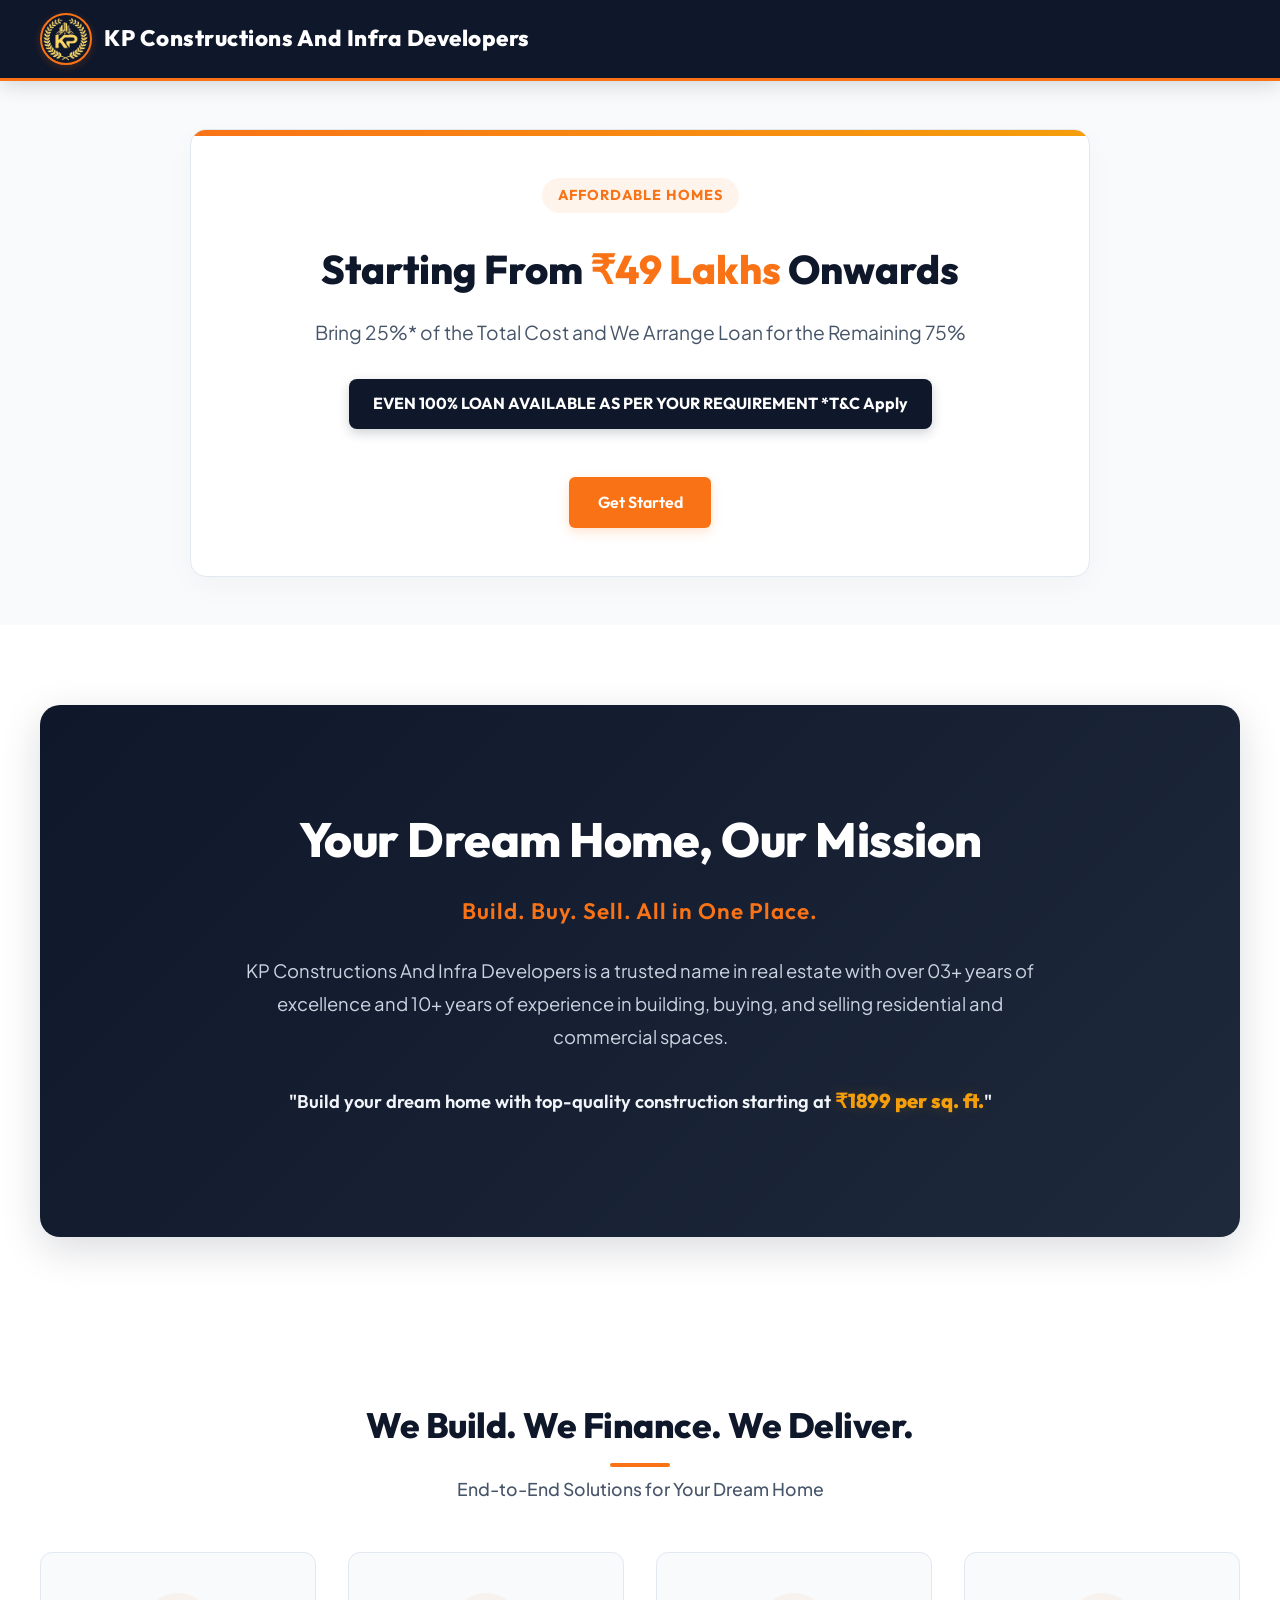
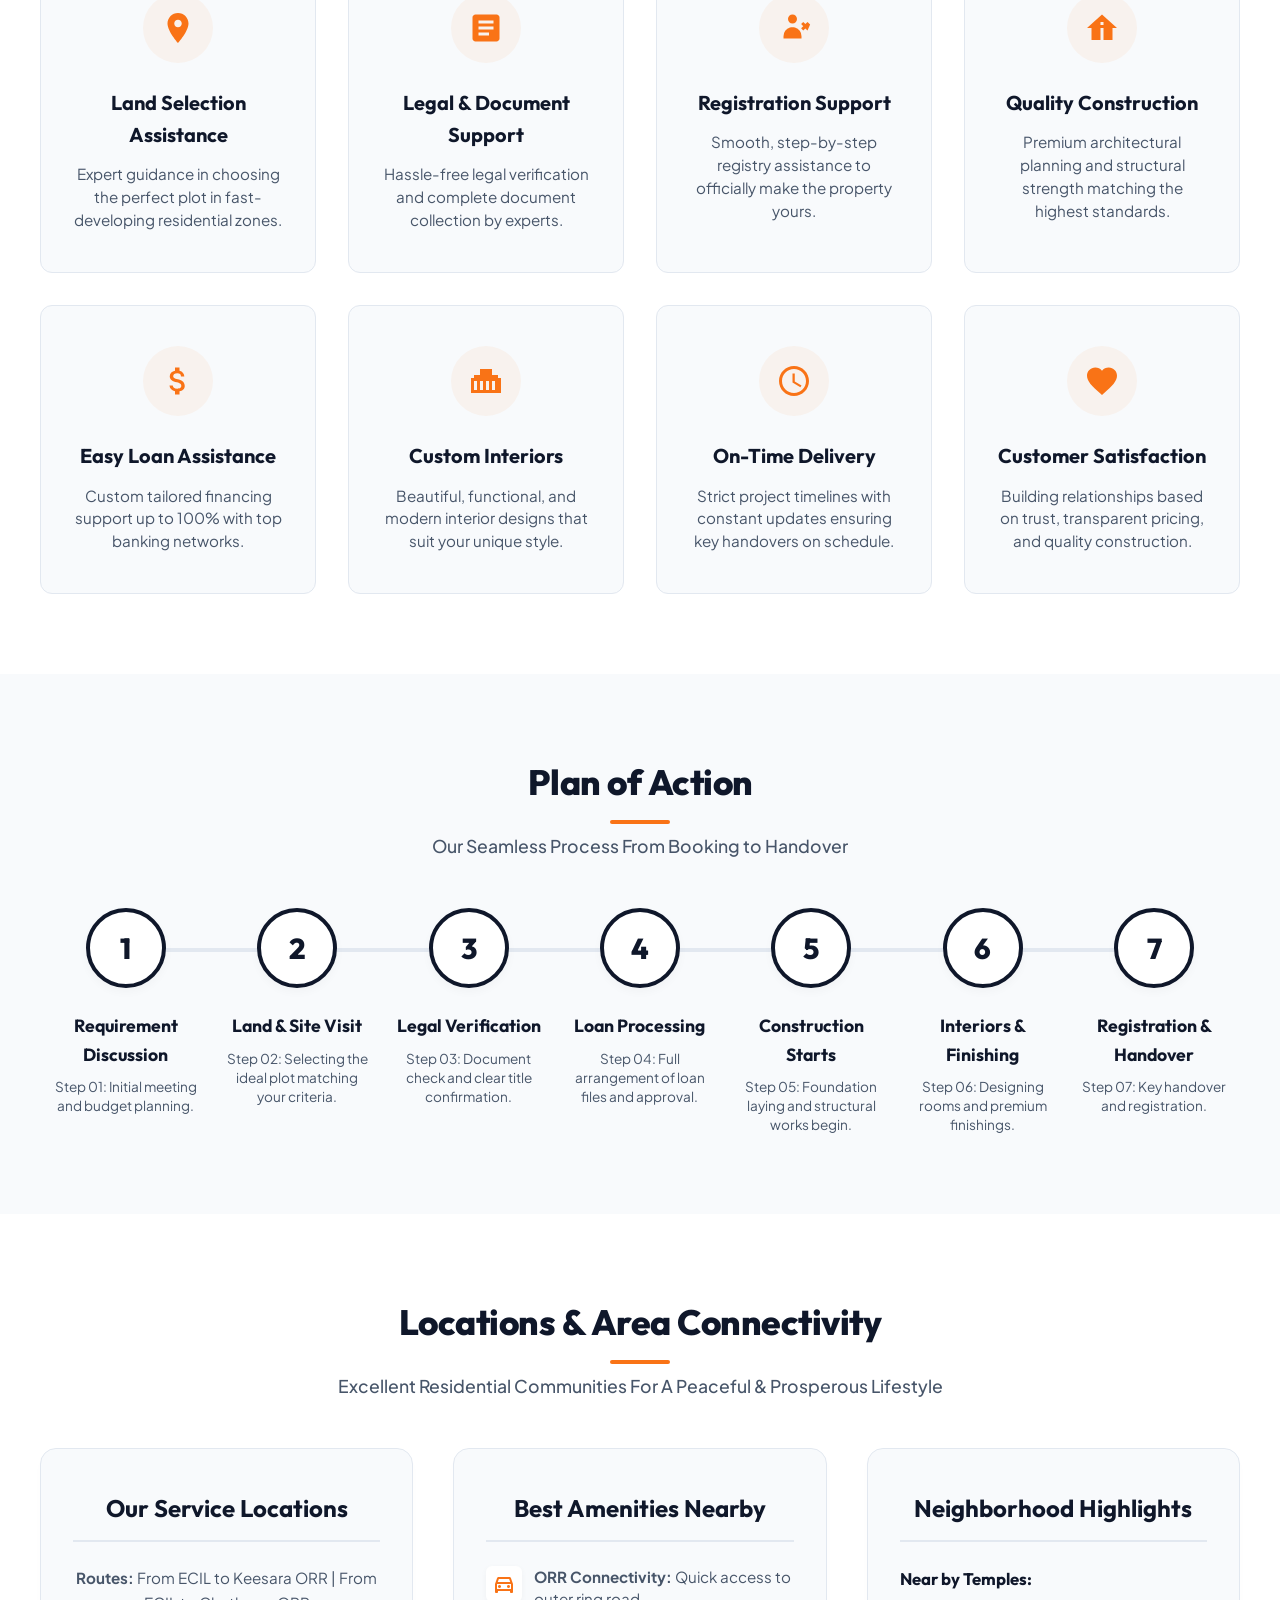
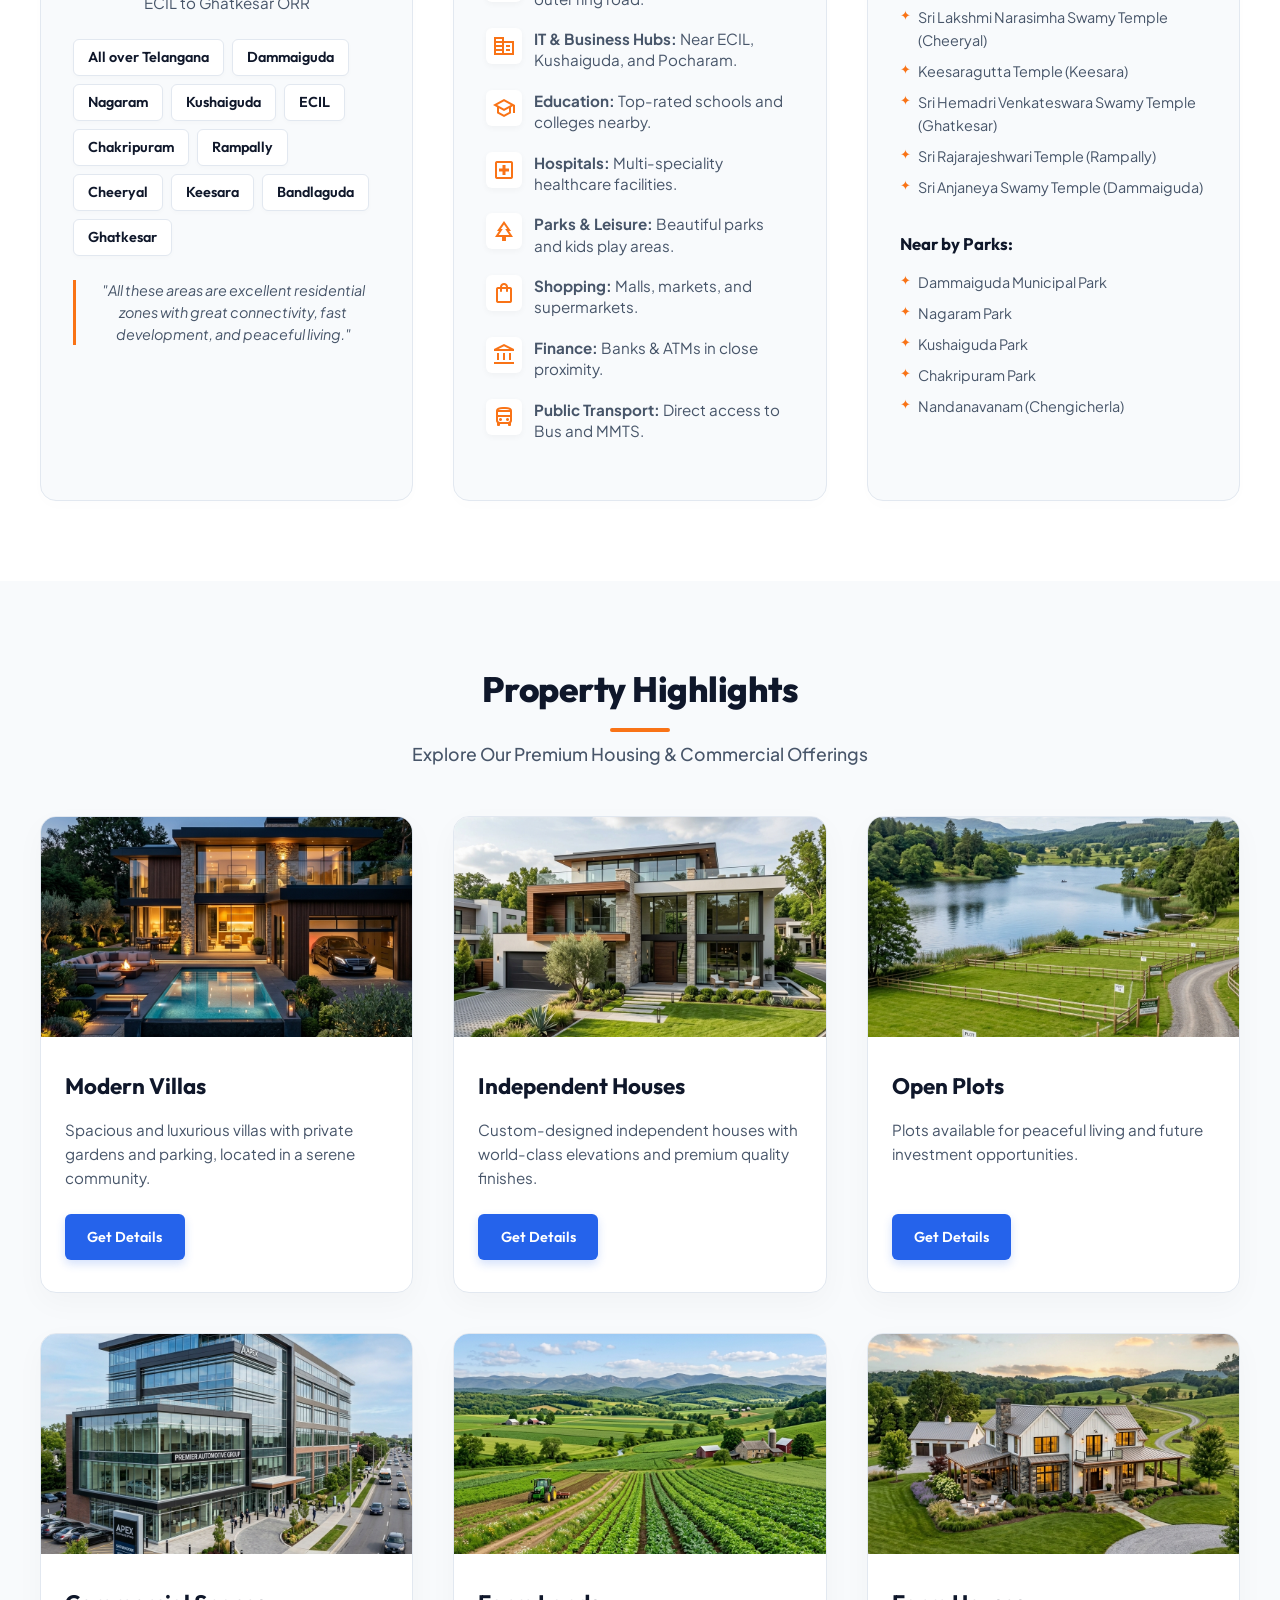
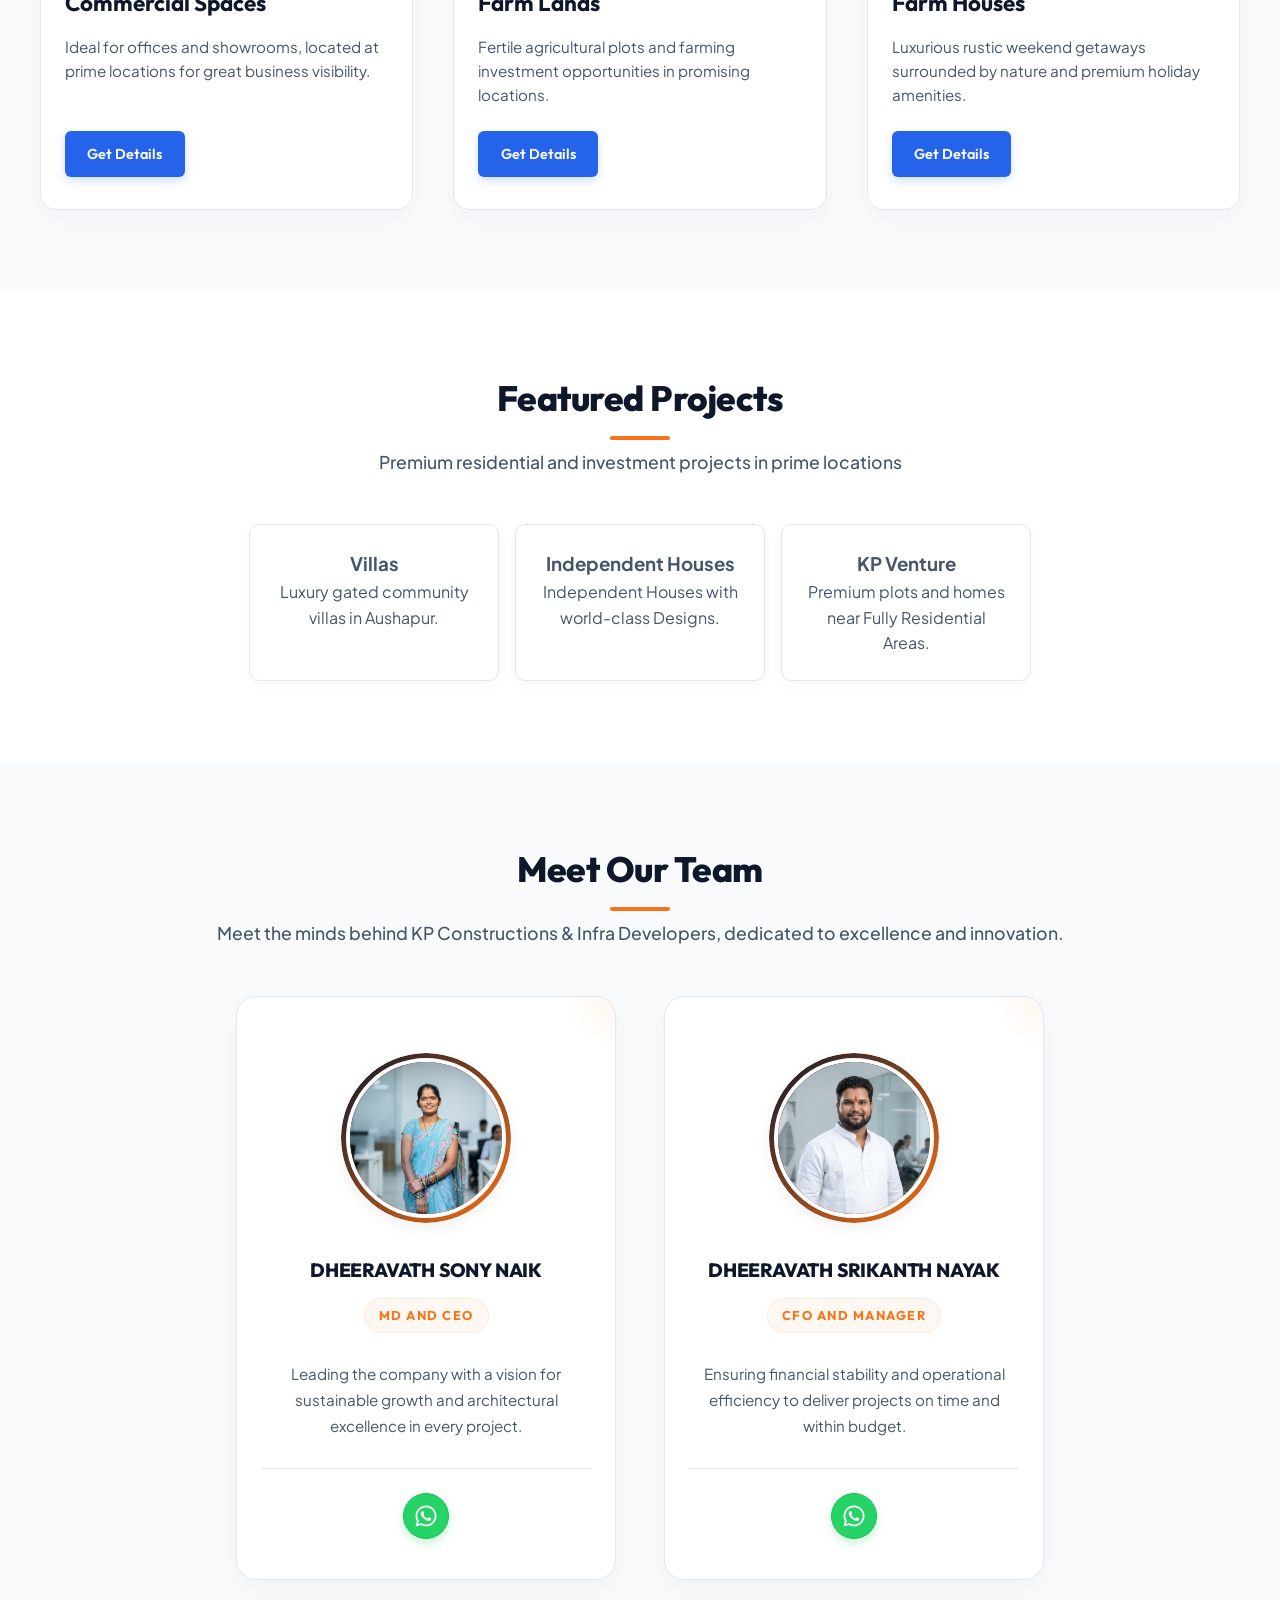
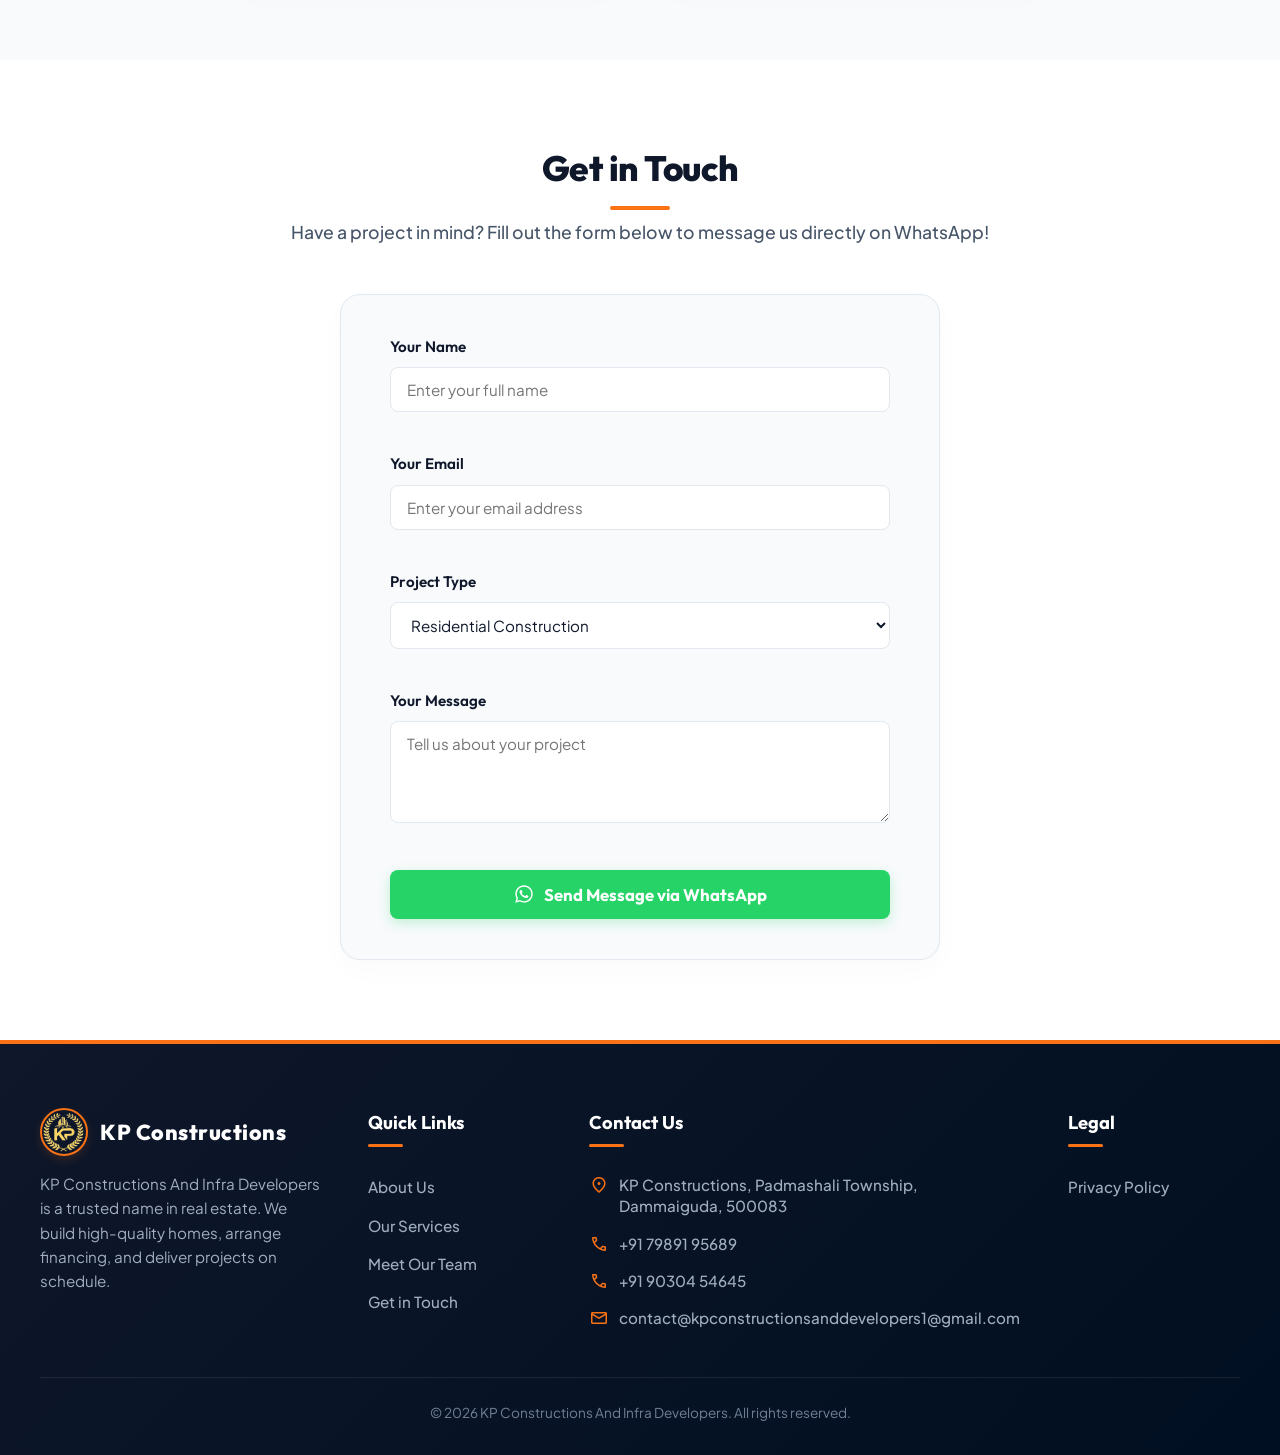
<file: index.html>
<!DOCTYPE html>
<html lang="en">
<head>
  <meta charset="UTF-8" />
  <meta name="viewport" content="width=device-width, initial-scale=1.0"/>
  <title>KP Constructions And Infra Developers</title>
  <link rel="stylesheet" href="styles.css"/>
  <script defer src="script.js"></script>
  <link rel="shortcut icon" href="./images/kplogo.png" type="image/x-icon">
  <link href="https://fonts.googleapis.com/css2?family=Outfit:wght@300;400;500;600;700;800&family=Plus+Jakarta+Sans:wght@300;400;500;600;700;800&display=swap" rel="stylesheet">
  <link rel="stylesheet" href="https://fonts.googleapis.com/css2?family=Material+Symbols+Outlined:opsz,wght,FILL,GRAD@24,400,0,0" />
</head>
<body>
  
  <div id="mainContent">
    <header>
      <nav>
       <div class="logo-container">
             <img src="./images/kplogo.png" alt="KP Constructions Logo" class="logo-img" />
              <span class="logo-text">KP Constructions And Infra Developers</span>
        </div>
      </nav>
    </header>

    <!-- Pricing & Financing Banner -->
    <section id="pricing-finance">
      <div class="finance-container">
        <div class="pricing-card">
          <span class="pricing-badge">Affordable Homes</span>
          <h2>Starting From <span>₹49 Lakhs</span> Onwards</h2>
          <p class="pricing-subtext">Bring 25%* of the Total Cost and We Arrange Loan for the Remaining 75%</p>
          <div class="loan-badge">EVEN 100% LOAN AVAILABLE AS PER YOUR REQUIREMENT *T&C Apply</div>
          <div style="margin-top: 2rem;">
            <a href="javascript:void(0)" onclick="openWhatsApp()" class="btn">Get Started</a>
          </div>
        </div>
      </div>
    </section>

    <section id="hero"> 
      <div class="hero-content">
        <h1>Your Dream Home, Our Mission</h1>
        <p class="hero-tagline">Build. Buy. Sell. All in One Place.</p>
        <p class="hero-about">KP Constructions And Infra Developers is a trusted name in real estate with over 03+ years of excellence and 10+ years of experience in building, buying, and selling residential and commercial spaces.</p>
        <p id="ratecard">"Build your dream home with top-quality construction starting at <span class="highlight-sft">₹1899 per sq. ft.</span>"</p>
      </div>
    </section>

    <!-- Services / Core Pillars Grid -->
    <section id="services-highlights" class="animate">
      <div class="section-header">
        <h2>We Build. We Finance. We Deliver.</h2>
        <p class="section-subtitle">End-to-End Solutions for Your Dream Home</p>
      </div>
      <div class="services-grid">
        <!-- 1. Land Selection -->
        <div class="service-card">
          <div class="icon-container">
            <svg viewBox="0 0 24 24" width="36" height="36"><path fill="currentColor" d="M12 2C8.13 2 5 5.13 5 9c0 5.25 7 13 7 13s7-7.75 7-13c0-3.87-3.13-7-7-7zm0 9.5c-1.38 0-2.5-1.12-2.5-2.5s1.12-2.5 2.5-2.5 2.5 1.12 2.5 2.5-1.12 2.5-2.5 2.5z"/></svg>
          </div>
          <h3>Land Selection Assistance</h3>
          <p>Expert guidance in choosing the perfect plot in fast-developing residential zones.</p>
        </div>
        <!-- 2. Legal Verification -->
        <div class="service-card">
          <div class="icon-container">
            <svg viewBox="0 0 24 24" width="36" height="36"><path fill="currentColor" d="M19 3H5c-1.1 0-2 .9-2 2v14c0 1.1.9 2 2 2h14c1.1 0 2-.9 2-2V5c0-1.1-.9-2-2-2zm-5 14H7v-2h7v2zm3-4H7v-2h10v2zm0-4H7V7h10v2z"/></svg>
          </div>
          <h3>Legal & Document Support</h3>
          <p>Hassle-free legal verification and complete document collection by experts.</p>
        </div>
        <!-- 3. Registration -->
        <div class="service-card">
          <div class="icon-container">
            <svg viewBox="0 0 24 24" width="36" height="36"><path fill="currentColor" d="M12.65 11.66c-.56-.12-1.2-.2-1.66-.2-.56 0-1.2.08-1.66.2A5.86 5.86 0 0 0 5 17.5v1.5h12v-1.5a5.86 5.86 0 0 0-4.35-5.84zM11 9c1.66 0 3-1.34 3-3s-1.34-3-3-3-3 1.34-3 3 1.34 3 3 3zm11.76.7L21 8l-1.41 1.41L18.17 8l-1.41 1.41L18.17 10.83l-1.41 1.41L18.17 13.66l1.41-1.41 1.41 1.41z"/></svg>
          </div>
          <h3>Registration Support</h3>
          <p>Smooth, step-by-step registry assistance to officially make the property yours.</p>
        </div>
        <!-- 4. Construction -->
        <div class="service-card">
          <div class="icon-container">
            <svg viewBox="0 0 24 24" width="36" height="36"><path fill="currentColor" d="M12 3L2 12h3v8h6v-6h2v6h6v-8h3L12 3zm1 11h-2v-2h2v2zm0-4h-2V8h2v2z"/></svg>
          </div>
          <h3>Quality Construction</h3>
          <p>Premium architectural planning and structural strength matching the highest standards.</p>
        </div>
        <!-- 5. Financing & Loan -->
        <div class="service-card">
          <div class="icon-container">
            <svg viewBox="0 0 24 24" width="36" height="36"><path fill="currentColor" d="M11.8 10.9c-2.27-.59-3-1.2-3-2.15 0-1.09 1.01-1.85 2.7-1.85 1.78 0 2.44.85 2.5 2.1h2.21c-.07-1.72-1.12-3.3-3.21-3.81V3h-3v2.16c-1.94.42-3.5 1.68-3.5 3.61 0 2.31 1.91 3.46 4.7 4.13 2.5.6 3 1.48 3 2.41 0 .69-.49 1.79-2.7 1.79-2.06 0-2.87-.92-2.98-2.1h-2.2c.12 2.19 1.76 3.42 3.68 3.83V21h3v-2.15c1.95-.37 3.5-1.5 3.5-3.55 0-2.84-2.43-3.81-4.7-4.4z"/></svg>
          </div>
          <h3>Easy Loan Assistance</h3>
          <p>Custom tailored financing support up to 100% with top banking networks.</p>
        </div>
        <!-- 6. Custom Interiors -->
        <div class="service-card">
          <div class="icon-container">
            <svg viewBox="0 0 24 24" width="36" height="36"><path fill="currentColor" d="M20 10V8h-4V4H8v4H4v2H2v10h20V10h-2zM6 18H4v-6h2v6zm4 0H8v-6h2v6zm4 0h-2v-6h2v6zm4 0h-2v-6h2v6z"/></svg>
          </div>
          <h3>Custom Interiors</h3>
          <p>Beautiful, functional, and modern interior designs that suit your unique style.</p>
        </div>
        <!-- 7. On-Time Delivery -->
        <div class="service-card">
          <div class="icon-container">
            <svg viewBox="0 0 24 24" width="36" height="36"><path fill="currentColor" d="M11.99 2C6.47 2 2 6.48 2 12s4.47 10 9.99 10C17.52 22 22 17.52 22 12S17.52 2 11.99 2zM12 20c-4.42 0-8-3.58-8-8s3.58-8 8-8 8 3.58 8 8-3.58 8-8 8zm.5-13H11v6l5.25 3.15.75-1.23-4.5-2.67z"/></svg>
          </div>
          <h3>On-Time Delivery</h3>
          <p>Strict project timelines with constant updates ensuring key handovers on schedule.</p>
        </div>
        <!-- 8. Complete Support -->
        <div class="service-card">
          <div class="icon-container">
            <svg viewBox="0 0 24 24" width="36" height="36"><path fill="currentColor" d="M12 21.35l-1.45-1.32C5.4 15.36 2 12.28 2 8.5 2 5.42 4.42 3 7.5 3c1.74 0 3.41.81 4.5 2.09C13.09 3.81 14.76 3 16.5 3 19.58 3 22 5.42 22 8.5c0 3.78-3.4 6.86-8.55 11.54L12 21.35z"/></svg>
          </div>
          <h3>Customer Satisfaction</h3>
          <p>Building relationships based on trust, transparent pricing, and quality construction.</p>
        </div>
      </div>
    </section>

    <!-- Plan of Action -->
    <section id="plan-of-action" class="animate">
      <div class="section-header">
        <h2>Plan of Action</h2>
        <p class="section-subtitle">Our Seamless Process From Booking to Handover</p>
      </div>
      <div class="timeline-container">
        <div class="timeline-line"></div>
        <div class="timeline-steps">
          <div class="timeline-step">
            <div class="step-num">1</div>
            <h4>Requirement Discussion</h4>
            <p>Step 01: Initial meeting and budget planning.</p>
          </div>
          <div class="timeline-step">
            <div class="step-num">2</div>
            <h4>Land & Site Visit</h4>
            <p>Step 02: Selecting the ideal plot matching your criteria.</p>
          </div>
          <div class="timeline-step">
            <div class="step-num">3</div>
            <h4>Legal Verification</h4>
            <p>Step 03: Document check and clear title confirmation.</p>
          </div>
          <div class="timeline-step">
            <div class="step-num">4</div>
            <h4>Loan Processing</h4>
            <p>Step 04: Full arrangement of loan files and approval.</p>
          </div>
          <div class="timeline-step">
            <div class="step-num">5</div>
            <h4>Construction Starts</h4>
            <p>Step 05: Foundation laying and structural works begin.</p>
          </div>
          <div class="timeline-step">
            <div class="step-num">6</div>
            <h4>Interiors & Finishing</h4>
            <p>Step 06: Designing rooms and premium finishings.</p>
          </div>
          <div class="timeline-step">
            <div class="step-num">7</div>
            <h4>Registration & Handover</h4>
            <p>Step 07: Key handover and registration.</p>
          </div>
        </div>
      </div>
    </section>

    <!-- Neighborhood Guide & Locations -->
    <section id="neighborhood-guide" class="animate">
      <div class="section-header">
        <h2>Locations & Area Connectivity</h2>
        <p class="section-subtitle">Excellent Residential Communities For A Peaceful & Prosperous Lifestyle</p>
      </div>
      <div class="guide-grid">
        <!-- Service Locations -->
        <div class="guide-card">
          <h3>Our Service Locations</h3>
          <p class="guide-routes"><strong>Routes:</strong> From ECIL to Keesara ORR | From ECIL to Ghatkesar ORR</p>
          <div class="badge-list">
            <span class="location-badge">All over Telangana</span>
            <span class="location-badge">Dammaiguda</span>
            <span class="location-badge">Nagaram</span>
            <span class="location-badge">Kushaiguda</span>
            <span class="location-badge">ECIL</span>
            <span class="location-badge">Chakripuram</span>
            <span class="location-badge">Rampally</span>
            <span class="location-badge">Cheeryal</span>
            <span class="location-badge">Keesara</span>
            <span class="location-badge">Bandlaguda</span>
            <span class="location-badge">Ghatkesar</span>
          </div>
          <p class="guide-note">"All these areas are excellent residential zones with great connectivity, fast development, and peaceful living."</p>
        </div>

        <!-- Best Amenities Nearby -->
        <div class="guide-card">
          <h3>Best Amenities Nearby</h3>
          <ul class="amenities-list">
            <li>
              <span class="material-symbols-outlined amenity-icon">directions_car</span>
              <div>
                <strong>ORR Connectivity:</strong> Quick access to outer ring road.
              </div>
            </li>
            <li>
              <span class="material-symbols-outlined amenity-icon">corporate_fare</span>
              <div>
                <strong>IT & Business Hubs:</strong> Near ECIL, Kushaiguda, and Pocharam.
              </div>
            </li>
            <li>
              <span class="material-symbols-outlined amenity-icon">school</span>
              <div>
                <strong>Education:</strong> Top-rated schools and colleges nearby.
              </div>
            </li>
            <li>
              <span class="material-symbols-outlined amenity-icon">local_hospital</span>
              <div>
                <strong>Hospitals:</strong> Multi-speciality healthcare facilities.
              </div>
            </li>
            <li>
              <span class="material-symbols-outlined amenity-icon">park</span>
              <div>
                <strong>Parks & Leisure:</strong> Beautiful parks and kids play areas.
              </div>
            </li>
            <li>
              <span class="material-symbols-outlined amenity-icon">shopping_bag</span>
              <div>
                <strong>Shopping:</strong> Malls, markets, and supermarkets.
              </div>
            </li>
            <li>
              <span class="material-symbols-outlined amenity-icon">account_balance</span>
              <div>
                <strong>Finance:</strong> Banks & ATMs in close proximity.
              </div>
            </li>
            <li>
              <span class="material-symbols-outlined amenity-icon">directions_bus</span>
              <div>
                <strong>Public Transport:</strong> Direct access to Bus and MMTS.
              </div>
            </li>
          </ul>
        </div>

        <!-- Temples & Parks -->
        <div class="guide-card">
          <h3>Neighborhood Highlights</h3>
          <div class="highlights-subsections">
            <div class="highlights-block">
              <h4>Near by Temples:</h4>
              <ul>
                <li>Sri Lakshmi Narasimha Swamy Temple (Cheeryal)</li>
                <li>Keesaragutta Temple (Keesara)</li>
                <li>Sri Hemadri Venkateswara Swamy Temple (Ghatkesar)</li>
                <li>Sri Rajarajeshwari Temple (Rampally)</li>
                <li>Sri Anjaneya Swamy Temple (Dammaiguda)</li>
              </ul>
            </div>
            <div class="highlights-block">
              <h4>Near by Parks:</h4>
              <ul>
                <li>Dammaiguda Municipal Park</li>
                <li>Nagaram Park</li>
                <li>Kushaiguda Park</li>
                <li>Chakripuram Park</li>
                <li>Nandanavanam (Chengicherla)</li>
              </ul>
            </div>
          </div>
        </div>
      </div>
    </section>

    <section class="property-highlights">
      <div class="section-header">
        <h2>Property Highlights</h2>
        <p class="section-subtitle">Explore Our Premium Housing & Commercial Offerings</p>
      </div>
      <div class="property-grid">
        <div class="property-card-item">
          <div class="property-card-image">
            <img src="./images/villa.png" alt="Modern Villa">
          </div>
          <div class="property-card-info">
            <h3>Modern Villas</h3>
            <p>Spacious and luxurious villas with private gardens and parking, located in a serene community.</p>
            <a href="javascript:void(0)" onclick="openWhatsApp('Modern Villas')" class="property-card-btn">Get Details</a>
          </div>
        </div>

        <div class="property-card-item">
          <div class="property-card-image">
            <img src="./images/house.png" alt="Independent Houses">
          </div>
          <div class="property-card-info">
            <h3>Independent Houses</h3>
            <p>Custom-designed independent houses with world-class elevations and premium quality finishes.</p>
            <a href="javascript:void(0)" onclick="openWhatsApp('Independent Houses')" class="property-card-btn">Get Details</a>
          </div>
        </div>

        <div class="property-card-item">
          <div class="property-card-image">
            <img src="./images/plots.png" alt="Lakefront Plots">
          </div>
          <div class="property-card-info">
            <h3>Open Plots</h3>
            <p>Plots available for peaceful living and future investment opportunities.</p>
            <a href="javascript:void(0)" onclick="openWhatsApp('Open Plots')" class="property-card-btn">Get Details</a>
          </div>
        </div>

        <div class="property-card-item">
          <div class="property-card-image">
            <img src="./images/commercial.png" alt="Commercial Spaces">
          </div>
          <div class="property-card-info">
            <h3>Commercial Spaces</h3>
            <p>Ideal for offices and showrooms, located at prime locations for great business visibility.</p>
            <a href="javascript:void(0)" onclick="openWhatsApp('Commercial Spaces')" class="property-card-btn">Get Details</a>
          </div>
        </div>

        <div class="property-card-item">
          <div class="property-card-image">
            <img src="./images/farmlands.png" alt="Farm Lands">
          </div>
          <div class="property-card-info">
            <h3>Farm Lands</h3>
            <p>Fertile agricultural plots and farming investment opportunities in promising locations.</p>
            <a href="javascript:void(0)" onclick="openWhatsApp('Farm Lands')" class="property-card-btn">Get Details</a>
          </div>
        </div>

        <div class="property-card-item">
          <div class="property-card-image">
            <img src="./images/farmhouses.png" alt="Farm Houses">
          </div>
          <div class="property-card-info">
            <h3>Farm Houses</h3>
            <p>Luxurious rustic weekend getaways surrounded by nature and premium holiday amenities.</p>
            <a href="javascript:void(0)" onclick="openWhatsApp('Farm Houses')" class="property-card-btn">Get Details</a>
          </div>
        </div>
      </div>
    </section>


    

    <section id="projects" class="animate">
      <div class="section-header">
        <h2>Featured Projects</h2>
        <p class="section-subtitle">Premium residential and investment projects in prime locations</p>
      </div>
      <div class="projects">
        <div class="card" data-type="villa" data-price="90">
          <h3>Villas</h3>
          <p>Luxury gated community villas in Aushapur.</p>
        </div>
        <div class="card" data-type="apartment" data-price="75">
          <h3>Independent Houses</h3>
          <p>Independent Houses with world-class Designs.</p>
        </div>
        <div class="card" data-type="plot" data-price="50">
          <h3>KP Venture</h3>
          <p>Premium plots and homes near Fully Residential Areas.</p>
        </div>
      </div>
    </section>

    <!-- Team Section -->
    <section id="team" class="animate">
      <div class="section-header">
        <h2>Meet Our Team</h2>
        <p class="section-subtitle">Meet the minds behind KP Constructions & Infra Developers, dedicated to excellence and innovation.</p>
      </div>
      <div class="team-grid">
        <!-- Sony Naik -->
        <div class="team-card">
          <div class="team-image-container">
            <div class="team-image-ring"></div>
            <img src="./images/sony.png" alt="Dheeravath Sony Naik">
          </div>
          <div class="team-info">
            <h3>DHEERAVATH SONY NAIK</h3>
            <p class="team-role">MD AND CEO</p>
            <p class="team-desc">Leading the company with a vision for sustainable growth and architectural excellence in every project.</p>
            <div class="team-contact">
              <a href="https://wa.me/917989195689?text=Hello%20Dheeravath%20Sony%20Naik%2C%20I%20want%20to%20get%20in%20touch!" target="_blank" rel="noopener noreferrer" class="team-whatsapp-icon" title="WhatsApp Dheeravath Sony Naik">
                <svg viewBox="0 0 448 512">
                  <path fill="currentColor" d="M380.9 97.1C339 55.1 283.2 32 223.9 32c-122.4 0-222 99.6-222 222 0 39.1 10.2 77.3 29.6 111L0 480l117.7-30.9c32.4 17.7 68.9 27 106.1 27h.1c122.3 0 224.1-99.6 224.1-222 0-59.3-25.2-115-67.1-157zm-157 341.6c-33.2 0-65.7-8.9-94-25.7l-6.7-4-69.8 18.3L72 359.2l-4.4-7c-18.5-29.4-28.2-63.3-28.2-98.2 0-101.7 82.8-184.5 184.6-184.5 49.3 0 95.6 19.2 130.4 54.1 34.8 34.9 56.2 81.2 56.1 130.5 0 101.8-84.9 184.6-186.6 184.6zm101.2-138.2c-5.5-2.8-32.8-16.2-37.9-18-5.1-1.9-8.8-2.8-12.5 2.8-3.7 5.6-14.3 18-17.6 21.8-3.2 3.7-6.5 4.2-12 1.4-32.6-16.3-54-29.1-75.5-66-5.7-9.8 5.7-9.1 16.3-30.3 1.8-3.7.9-6.9-.5-9.7-1.4-2.8-12.5-30.1-17.1-41.2-4.5-10.8-9.1-9.3-12.5-9.5-3.2-.2-6.9-.2-10.6-.2-3.7 0-9.7 1.4-14.8 6.9-5.1 5.6-19.4 19-19.4 46.3 0 27.3 19.9 53.7 22.6 57.4 2.8 3.7 39.1 59.7 94.8 83.8 35.2 15.2 49 16.5 66.6 13.9 10.7-1.6 32.8-13.4 37.4-26.4 4.6-13 4.6-24.1 3.2-26.4-1.3-2.5-5-3.9-10.5-6.6z"/>
                </svg>
              </a>
            </div>
          </div>
        </div>

        <!-- Srikanth Nayak -->
        <div class="team-card">
          <div class="team-image-container">
            <div class="team-image-ring"></div>
            <img src="./images/srikanth.png" alt="Dheeravath Srikanth Nayak">
          </div>
          <div class="team-info">
            <h3>DHEERAVATH SRIKANTH NAYAK</h3>
            <p class="team-role">CFO AND MANAGER</p>
            <p class="team-desc">Ensuring financial stability and operational efficiency to deliver projects on time and within budget.</p>
            <div class="team-contact">
              <a href="https://wa.me/919030454645?text=Hello%20Dheeravath%20Srikanth%20Nayak%2C%20I%20want%20to%20get%20in%20touch!" target="_blank" rel="noopener noreferrer" class="team-whatsapp-icon" title="WhatsApp Dheeravath Srikanth Nayak">
                <svg viewBox="0 0 448 512">
                  <path fill="currentColor" d="M380.9 97.1C339 55.1 283.2 32 223.9 32c-122.4 0-222 99.6-222 222 0 39.1 10.2 77.3 29.6 111L0 480l117.7-30.9c32.4 17.7 68.9 27 106.1 27h.1c122.3 0 224.1-99.6 224.1-222 0-59.3-25.2-115-67.1-157zm-157 341.6c-33.2 0-65.7-8.9-94-25.7l-6.7-4-69.8 18.3L72 359.2l-4.4-7c-18.5-29.4-28.2-63.3-28.2-98.2 0-101.7 82.8-184.5 184.6-184.5 49.3 0 95.6 19.2 130.4 54.1 34.8 34.9 56.2 81.2 56.1 130.5 0 101.8-84.9 184.6-186.6 184.6zm101.2-138.2c-5.5-2.8-32.8-16.2-37.9-18-5.1-1.9-8.8-2.8-12.5 2.8-3.7 5.6-14.3 18-17.6 21.8-3.2 3.7-6.5 4.2-12 1.4-32.6-16.3-54-29.1-75.5-66-5.7-9.8 5.7-9.1 16.3-30.3 1.8-3.7.9-6.9-.5-9.7-1.4-2.8-12.5-30.1-17.1-41.2-4.5-10.8-9.1-9.3-12.5-9.5-3.2-.2-6.9-.2-10.6-.2-3.7 0-9.7 1.4-14.8 6.9-5.1 5.6-19.4 19-19.4 46.3 0 27.3 19.9 53.7 22.6 57.4 2.8 3.7 39.1 59.7 94.8 83.8 35.2 15.2 49 16.5 66.6 13.9 10.7-1.6 32.8-13.4 37.4-26.4 4.6-13 4.6-24.1 3.2-26.4-1.3-2.5-5-3.9-10.5-6.6z"/>
                </svg>
              </a>
            </div>
          </div>
        </div>
      </div>
    </section>

    <!-- Contact / Get in Touch Section -->
    <section id="contact" class="animate">
      <div class="section-header">
        <h2>Get in Touch</h2>
        <p class="section-subtitle">Have a project in mind? Fill out the form below to message us directly on WhatsApp!</p>
      </div>
      <div class="contact-container">
        <div class="contact-form-card">
          <form onsubmit="sendContactToWhatsApp(event)">
            <div class="form-group">
              <label for="contactName">Your Name</label>
              <input type="text" id="contactName" placeholder="Enter your full name" required>
            </div>
            
            <div class="form-group">
              <label for="contactEmail">Your Email</label>
              <input type="email" id="contactEmail" placeholder="Enter your email address">
            </div>
            
            <div class="form-group">
              <label for="contactProjectType">Project Type</label>
              <select id="contactProjectType">
                <option value="Residential Construction">Residential Construction</option>
                <option value="Independent Houses">Independent Houses</option>
                <option value="Modern Villas">Modern Villas</option>
                <option value="Open Plots">Open Plots</option>
                <option value="Commercial Spaces">Commercial Spaces</option>
                <option value="Farm Lands / Farm Houses">Farm Lands / Farm Houses</option>
              </select>
            </div>
            
            <div class="form-group">
              <label for="contactMessage">Your Message</label>
              <textarea id="contactMessage" rows="4" placeholder="Tell us about your project" required></textarea>
            </div>
            
            <button type="submit" class="whatsapp-submit-btn">
              <svg viewBox="0 0 448 512" width="20" height="20">
                <path fill="currentColor" d="M380.9 97.1C339 55.1 283.2 32 223.9 32c-122.4 0-222 99.6-222 222 0 39.1 10.2 77.3 29.6 111L0 480l117.7-30.9c32.4 17.7 68.9 27 106.1 27h.1c122.3 0 224.1-99.6 224.1-222 0-59.3-25.2-115-67.1-157zm-157 341.6c-33.2 0-65.7-8.9-94-25.7l-6.7-4-69.8 18.3L72 359.2l-4.4-7c-18.5-29.4-28.2-63.3-28.2-98.2 0-101.7 82.8-184.5 184.6-184.5 49.3 0 95.6 19.2 130.4 54.1 34.8 34.9 56.2 81.2 56.1 130.5 0 101.8-84.9 184.6-186.6 184.6zm101.2-138.2c-5.5-2.8-32.8-16.2-37.9-18-5.1-1.9-8.8-2.8-12.5 2.8-3.7 5.6-14.3 18-17.6 21.8-3.2 3.7-6.5 4.2-12 1.4-32.6-16.3-54-29.1-75.5-66-5.7-9.8 5.7-9.1 16.3-30.3 1.8-3.7.9-6.9-.5-9.7-1.4-2.8-12.5-30.1-17.1-41.2-4.5-10.8-9.1-9.3-12.5-9.5-3.2-.2-6.9-.2-10.6-.2-3.7 0-9.7 1.4-14.8 6.9-5.1 5.6-19.4 19-19.4 46.3 0 27.3 19.9 53.7 22.6 57.4 2.8 3.7 39.1 59.7 94.8 83.8 35.2 15.2 49 16.5 66.6 13.9 10.7-1.6 32.8-13.4 37.4-26.4 4.6-13 4.6-24.1 3.2-26.4-1.3-2.5-5-3.9-10.5-6.6z"/>
              </svg>
              Send Message via WhatsApp
            </button>
          </form>
        </div>
      </div>
    </section>

    <footer>
      <div class="footer-container">
        <!-- Column 1: Company Profile -->
        <div class="footer-info-item company-column">
          <div class="footer-logo">
            <img src="./images/kplogo.png" alt="KP Constructions Logo" class="footer-logo-img">
            <span>KP Constructions</span>
          </div>
          <p class="footer-about">KP Constructions And Infra Developers is a trusted name in real estate. We build high-quality homes, arrange financing, and deliver projects on schedule.</p>
        </div>

        <!-- Column 2: Quick Links -->
        <div class="footer-info-item links-column">
          <strong>Quick Links</strong>
          <ul>
            <li><a href="#hero">About Us</a></li>
            <li><a href="#services-highlights">Our Services</a></li>
            <li><a href="#team">Meet Our Team</a></li>
            <li><a href="#contact">Get in Touch</a></li>
          </ul>
        </div>

        <!-- Column 3: Contact Info -->
        <div class="footer-info-item contact-column">
          <strong>Contact Us</strong>
          <div class="footer-contact-details">
            <p>
              <span class="material-symbols-outlined">location_on</span>
              <a href="https://maps.app.goo.gl/FjAcxoeX6aHNEqyU9" target="_blank" rel="noopener noreferrer">
                KP Constructions, Padmashali Township, Dammaiguda, 500083
              </a>
            </p>
            <p>
              <span class="material-symbols-outlined">call</span>
              <a id="phoneLink1" href="#" target="_blank" rel="noopener noreferrer">+91 79891 95689</a>
            </p>
            <p>
              <span class="material-symbols-outlined">call</span>
              <a id="phoneLink2" href="#" target="_blank" rel="noopener noreferrer">+91 90304 54645</a>
            </p>
            <p>
              <span class="material-symbols-outlined">mail</span>
              <a href="mailto:contact@kpconstructionsanddevelopers1@gmail.com">contact@kpconstructionsanddevelopers1@gmail.com</a>
            </p>
          </div>
        </div>

        <!-- Column 4: Legal & Policy -->
        <div class="footer-info-item legal-column">
          <strong>Legal</strong>
          <ul>
            <li><a href="./privacypolicy.html">Privacy Policy</a></li>
          </ul>
        </div>
      </div>
      
      <div class="footer-bottom">
        <p class="footer-copy">© 2026 KP Constructions And Infra Developers. All rights reserved.</p>
      </div>
    </footer>


  </div>
</body>
</html>
</file>
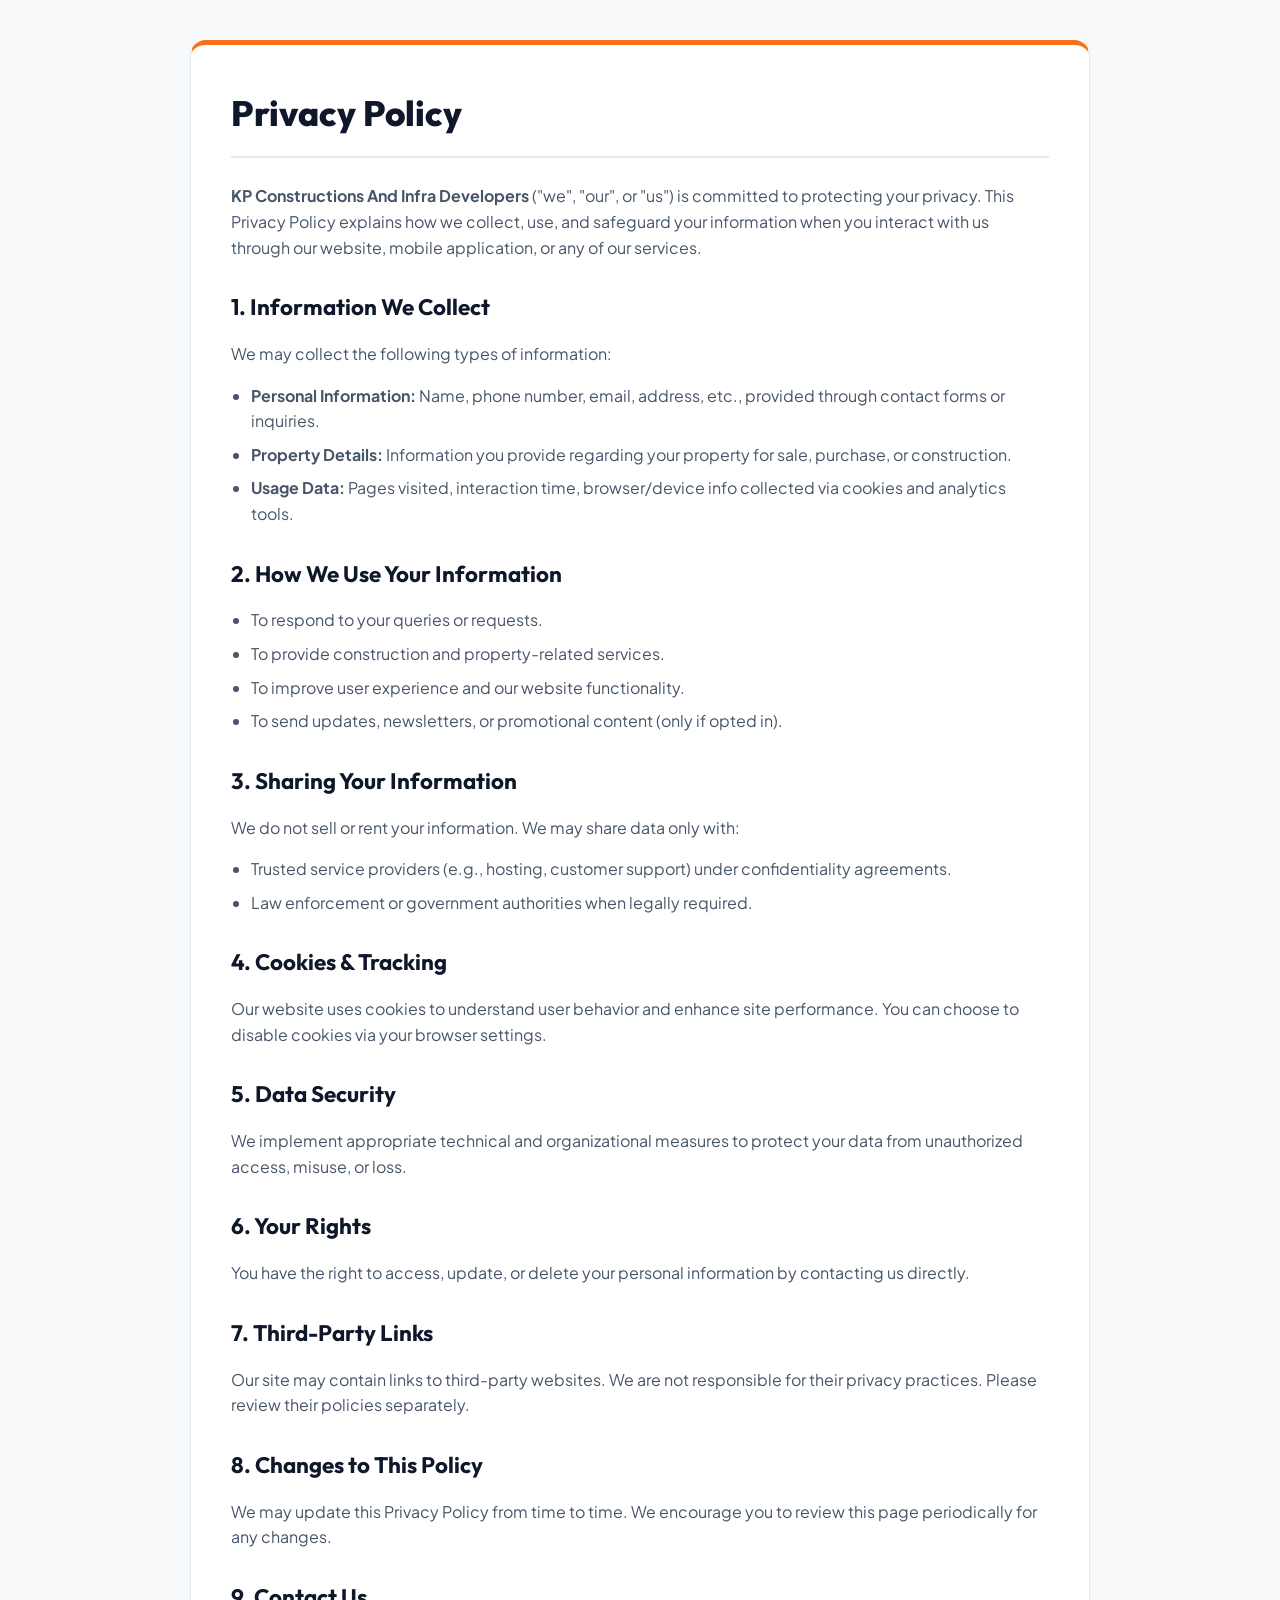
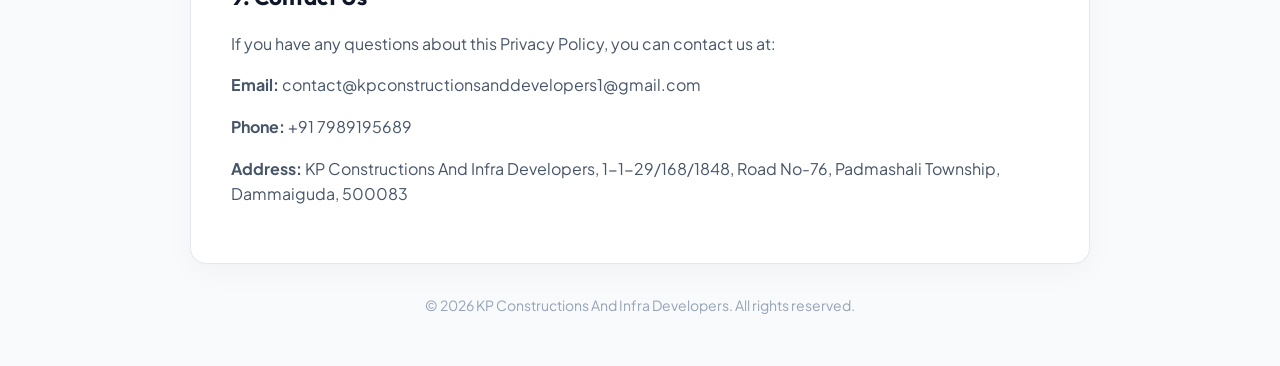
<file: privacypolicy.html>
<!DOCTYPE html>
<html lang="en">
<head>
  <meta charset="UTF-8" />
  <meta name="viewport" content="width=device-width, initial-scale=1.0"/>
  <title>Privacy Policy - KP Constructions And Infra Developers</title>
  <link href="https://fonts.googleapis.com/css2?family=Outfit:wght@300;400;500;600;700;800&family=Plus+Jakarta+Sans:wght@300;400;500;600;700;800&display=swap" rel="stylesheet">
  <style>
    * {
      box-sizing: border-box;
      margin: 0;
      padding: 0;
    }

    body {
      font-family: 'Plus Jakarta Sans', -apple-system, BlinkMacSystemFont, "Segoe UI", sans-serif;
      line-height: 1.6;
      background-color: #F8FAFC;
      color: #475569;
      padding: 40px 20px;
    }

    .container {
      max-width: 900px;
      margin: auto;
      background: #ffffff;
      padding: 40px;
      box-shadow: 0 10px 30px rgba(15, 23, 42, 0.03);
      border-radius: 16px;
      border: 1px solid #E2E8F0;
      border-top: 5px solid #f97316;
    }

    h1 {
      font-family: 'Outfit', sans-serif;
      font-weight: 800;
      color: #0F172A;
      margin-bottom: 25px;
      font-size: 2.2rem;
      border-bottom: 2px solid #E2E8F0;
      padding-bottom: 15px;
    }

    h2 {
      font-family: 'Outfit', sans-serif;
      font-weight: 700;
      color: #0F172A;
      margin-top: 30px;
      margin-bottom: 15px;
      font-size: 1.4rem;
    }

    p {
      margin-bottom: 16px;
    }

    ul {
      margin-left: 20px;
      margin-bottom: 16px;
    }

    ul li {
      margin-bottom: 8px;
    }

    footer {
      text-align: center;
      padding: 30px 20px 10px;
      font-size: 14px;
      color: #94A3B8;
      font-family: 'Plus Jakarta Sans', sans-serif;
    }

    @media (max-width: 600px) {
      body {
        padding: 20px 10px;
      }
      .container {
        padding: 20px;
        border-radius: 12px;
      }
      h1 {
        font-size: 1.8rem;
        margin-bottom: 20px;
        padding-bottom: 10px;
      }
      h2 {
        font-size: 1.25rem;
        margin-top: 20px;
      }
    }
  </style>
</head>
<body>
     
  <div class="container">
    <h1>Privacy Policy</h1>
    

    <p><strong>KP Constructions And Infra Developers</strong>  ("we", "our", or "us") is committed to protecting your privacy. This Privacy Policy explains how we collect, use, and safeguard your information when you interact with us through our website, mobile application, or any of our services.</p>

    <h2>1. Information We Collect</h2>
    <p>We may collect the following types of information:</p>
    <ul>
      <li><strong>Personal Information:</strong> Name, phone number, email, address, etc., provided through contact forms or inquiries.</li>
      <li><strong>Property Details:</strong> Information you provide regarding your property for sale, purchase, or construction.</li>
      <li><strong>Usage Data:</strong> Pages visited, interaction time, browser/device info collected via cookies and analytics tools.</li>
    </ul>

    <h2>2. How We Use Your Information</h2>
    <ul>
      <li>To respond to your queries or requests.</li>
      <li>To provide construction and property-related services.</li>
      <li>To improve user experience and our website functionality.</li>
      <li>To send updates, newsletters, or promotional content (only if opted in).</li>
    </ul>

    <h2>3. Sharing Your Information</h2>
    <p>We do not sell or rent your information. We may share data only with:</p>
    <ul>
      <li>Trusted service providers (e.g., hosting, customer support) under confidentiality agreements.</li>
      <li>Law enforcement or government authorities when legally required.</li>
    </ul>

    <h2>4. Cookies & Tracking</h2>
    <p>Our website uses cookies to understand user behavior and enhance site performance. You can choose to disable cookies via your browser settings.</p>

    <h2>5. Data Security</h2>
    <p>We implement appropriate technical and organizational measures to protect your data from unauthorized access, misuse, or loss.</p>

    <h2>6. Your Rights</h2>
    <p>You have the right to access, update, or delete your personal information by contacting us directly.</p>

    <h2>7. Third-Party Links</h2>
    <p>Our site may contain links to third-party websites. We are not responsible for their privacy practices. Please review their policies separately.</p>

    <h2>8. Changes to This Policy</h2>
    <p>We may update this Privacy Policy from time to time. We encourage you to review this page periodically for any changes.</p>

    <h2>9. Contact Us</h2>
    <p>If you have any questions about this Privacy Policy, you can contact us at:</p>
    <p><strong>Email:</strong> contact@kpconstructionsanddevelopers1@gmail.com</p>
    <p><strong>Phone:</strong> +91 7989195689</p>
    <p><strong>Address:</strong> KP Constructions And Infra Developers, 1-1-29/168/1848, Road No-76, Padmashali Township, Dammaiguda, 500083 </p>
  </div>

  <footer>
    © 2026 KP Constructions And Infra Developers. All rights reserved.
  </footer>

</body>
</html>
</file>
<file: styles.css>
:root {
  /* Brand Colors */
  --primary-navy: #0F172A;       /* Deep slate/navy for dark blocks */
  --primary-navy-light: #1E293B; /* Lighter navy for subtle dark backgrounds */
  --accent-orange: #f97316;      /* Modern vibrant orange (construction accent) */
  --accent-orange-hover: #ea580c;/* Darker orange for hover effects */
  --accent-gold: #F59E0B;        /* Golden amber for rate/pricing highlights */
  --primary-blue: #2563EB;       /* Modern royal blue for secondary CTAs */
  --primary-blue-hover: #1D4ED8;

  /* Neutral Backgrounds */
  --bg-light: #F8FAFC;           /* Ice/slate neutral for alternating sections */
  --bg-white: #FFFFFF;
  
  /* Typography Text Colors */
  --text-dark: #0F172A;          /* Slate 900 for headings */
  --text-medium: #475569;        /* Slate 600 for body readability */
  --text-light: #94A3B8;         /* Slate 400 for secondary text */
  --border-color: #E2E8F0;       /* Slate 200 for clean subtle borders */
  
  /* Font Family definitions */
  --font-heading: 'Outfit', -apple-system, BlinkMacSystemFont, "Segoe UI", sans-serif;
  --font-body: 'Plus Jakarta Sans', -apple-system, BlinkMacSystemFont, "Segoe UI", sans-serif;
}

* {
  margin: 0;
  padding: 0;
  box-sizing: border-box;
}

body {
  font-family: var(--font-body);
  line-height: 1.6;
  scroll-behavior: smooth;
  color: var(--text-medium);
  background-color: var(--bg-white);
}
  
  /* HEADER */
  header {
    background: var(--primary-navy);
    color: white;
    padding: 0.8rem 2rem;
    position: sticky;
    top: 0;
    z-index: 999;
    border-bottom: 3px solid var(--accent-orange);
    box-shadow: 0 4px 20px rgba(0, 0, 0, 0.15);
  }
  
  nav {
    display: flex;
    justify-content: space-between;
    align-items: center;
    flex-wrap: wrap;
    max-width: 1200px;
    margin: 0 auto;
    width: 100%;
  }
  
  .logo-container {
    display: flex;
    align-items: center;
    gap: 12px;
  }
  
  .logo-img {
    height: 52px;
    width: 52px;
    border-radius: 50%;
    border: 2px solid var(--accent-orange);
    object-fit: cover;
    box-shadow: 0 2px 8px rgba(249, 115, 22, 0.2);
  }
  
  .logo-text {
    font-family: var(--font-heading);
    font-size: 1.4rem;
    font-weight: 800;
    color: white;
    letter-spacing: 0.5px;
  }
  
  /* HERO */
  section {
    padding: 5rem 2rem;
    text-align: center;
  }
  
  .hero-content {
    padding: 6rem 2rem;
    background: linear-gradient(135deg, var(--primary-navy) 0%, var(--primary-navy-light) 100%);
    color: white;
    box-shadow: 0 12px 40px rgba(15, 23, 42, 0.15);
    border-radius: 20px;
    max-width: 1200px;
    margin: 0 auto;
  }
  
  .hero-content h1 {
    font-family: var(--font-heading);
    font-size: 3rem;
    font-weight: 800;
    margin-bottom: 1rem;
    letter-spacing: -0.5px;
  }
  
  .hero-tagline {
    font-family: var(--font-heading);
    font-size: 1.4rem;
    font-weight: 600;
    color: var(--accent-orange);
    margin-bottom: 1.5rem;
    letter-spacing: 1px;
  }
  
  .hero-about {
    font-size: 1.15rem;
    max-width: 800px;
    margin: 0 auto 2rem;
    line-height: 1.8;
    color: #cbd5e1; /* slate 300 */
    font-weight: normal;
  }
  
  #ratecard {
    font-family: var(--font-heading);
    font-weight: 600;
    font-size: 1.15rem;
    margin-bottom: 1.5rem;
    color: #f1f5f9;
  }
  
  .highlight-sft {
    color: var(--accent-gold);
    font-weight: 850;
    font-size: 1.25rem;
    text-shadow: 0 0 15px rgba(245, 158, 11, 0.2);
    display: inline-block;
  }
  
  /* BUTTON */
  .btn {
    display: inline-block;
    margin-top: 1rem;
    padding: 0.8rem 1.8rem;
    background: var(--accent-orange);
    color: white;
    text-decoration: none;
    border: none;
    border-radius: 6px;
    font-family: var(--font-heading);
    font-weight: 600;
    cursor: pointer;
    box-shadow: 0 4px 12px rgba(249, 115, 22, 0.2);
    transition: all 0.3s cubic-bezier(0.4, 0, 0.2, 1);
  }
  .btn:hover {
    background: var(--accent-orange-hover);
    transform: translateY(-3px);
    box-shadow: 0 6px 18px rgba(234, 88, 12, 0.35);
  }
  
  /* PROJECTS / CARDS */
  .projects {
    display: flex;
    flex-wrap: wrap;
    justify-content: center;
    gap: 1rem;
  }
  
  .card {
    background: var(--bg-white);
    border: 1px solid var(--border-color);
    padding: 1.5rem;
    border-radius: 10px;
    width: 250px;
    box-shadow: 0 4px 12px rgba(0,0,0,0.03);
  }
  
  /* FORMS */
  form {
    max-width: 500px;
    margin: auto;
    display: flex;
    flex-direction: column;
    gap: 1rem;
  }
  
  input, textarea, select {
    padding: 0.8rem;
    border: 1px solid var(--border-color);
    border-radius: 6px;
    background-color: var(--bg-white);
    color: var(--text-dark);
    font-family: var(--font-body);
  }
  
  /* SEARCH BAR */
  .search-bar {
    max-width: 600px;
    margin: auto;
    display: flex;
    flex-direction: column;
    gap: 1rem;
    align-items: center;
  }
  
  /* FOOTER */
  footer {
    background: linear-gradient(135deg, var(--primary-navy) 0%, #000F21 100%);
    color: #e2e8f0;
    padding: 4rem 2rem 2rem;
    font-family: var(--font-body);
    border-top: 4px solid var(--accent-orange);
  }
  
  .footer-container {
    max-width: 1200px;
    margin: 0 auto;
    display: grid;
    grid-template-columns: 1.3fr 0.8fr 1.3fr 0.8fr;
    gap: 3rem;
  }
  
  .footer-info-item {
    display: flex;
    flex-direction: column;
    gap: 1.2rem;
  }
  
  .footer-info-item strong {
    display: block;
    color: #ffffff;
    font-family: var(--font-heading);
    font-size: 1.15rem;
    font-weight: 700;
    margin-bottom: 0.5rem;
    position: relative;
    padding-bottom: 0.6rem;
  }
  
  .footer-info-item strong::after {
    content: '';
    position: absolute;
    left: 0;
    bottom: 0;
    width: 35px;
    height: 3px;
    background-color: var(--accent-orange);
    border-radius: 2px;
  }
  
  /* Company Column */
  .company-column {
    gap: 1rem;
  }
  
  .footer-logo {
    display: flex;
    align-items: center;
    gap: 12px;
  }
  
  .footer-logo-img {
    height: 48px;
    width: 48px;
    border-radius: 50%;
    object-fit: cover;
    border: 2px solid var(--accent-orange);
    box-shadow: 0 4px 10px rgba(249, 115, 22, 0.15);
  }
  
  .footer-logo span {
    font-family: var(--font-heading);
    font-size: 1.35rem;
    font-weight: 800;
    color: #ffffff;
    letter-spacing: 0.5px;
  }
  
  .footer-about {
    font-size: 0.95rem;
    line-height: 1.6;
    color: #a0aec0;
    margin: 0;
    font-weight: normal;
  }
  
  /* Links Columns (Quick Links & Legal) */
  .links-column ul,
  .legal-column ul {
    list-style: none;
    padding: 0;
    margin: 0;
    display: flex;
    flex-direction: column;
    gap: 0.8rem;
  }
  
  .links-column a,
  .legal-column a {
    color: #a0aec0;
    text-decoration: none;
    font-size: 0.95rem;
    font-weight: 500;
    transition: all 0.25s ease;
    display: inline-block;
  }
  
  .links-column a:hover,
  .legal-column a:hover {
    color: var(--accent-orange);
    transform: translateX(4px);
  }
  
  /* Contact Column */
  .footer-contact-details {
    display: flex;
    flex-direction: column;
    gap: 1rem;
  }
  
  .footer-contact-details p {
    display: flex;
    align-items: flex-start;
    gap: 10px;
    margin: 0;
    font-size: 0.95rem;
    line-height: 1.5;
    color: #a0aec0;
  }
  
  .footer-contact-details p .material-symbols-outlined {
    color: var(--accent-orange);
    font-size: 1.25rem;
    flex-shrink: 0;
    margin-top: 1px;
  }
  
  .footer-contact-details a {
    color: #a0aec0;
    text-decoration: none;
    transition: color 0.2s ease;
    font-weight: 500;
    line-height: 1.4;
  }
  
  .footer-contact-details a:hover {
    color: var(--accent-orange);
  }
  
  /* Footer Bottom */
  .footer-bottom {
    max-width: 1200px;
    margin: 3rem auto 0;
    border-top: 1px solid rgba(255, 255, 255, 0.08);
    padding-top: 1.5rem;
    text-align: center;
  }
  
  .footer-copy {
    font-size: 0.85rem;
    color: #718096;
    font-weight: 400;
    margin: 0;
  }
  
  /* Responsive Footer Styling */
  @media (max-width: 992px) {
    .footer-container {
      grid-template-columns: 1fr 1fr;
      gap: 2.5rem 2rem;
    }
  }
  
  @media (max-width: 576px) {
    .footer-container {
      grid-template-columns: 1fr;
      gap: 2rem;
    }
    footer {
      padding: 3rem 1.5rem 1.5rem;
    }
    .footer-info-item strong::after {
      width: 30px;
    }
  }
  
  /* WHATSAPP BUTTON */
  .whatsapp-button {
    background: var(--accent-orange);
    color: white;
    font-size: 16px;
    padding: 12px 20px;
    border: none;
    border-radius: 5px;
    display: inline-flex;
    align-items: center;
    gap: 10px;
    cursor: pointer;
    box-shadow: 0 4px 12px rgba(249, 115, 22, 0.25);
    transition: all 0.3s ease, transform 0.2s ease;
  }
  .whatsapp-button:hover {
    background: var(--accent-orange-hover);
    transform: translateY(-4px);
    box-shadow: 0 6px 18px rgba(234, 88, 12, 0.35);
  }
  
  /* SCROLL ANIMATION */
  .animate {
    opacity: 0;
    transform: translateY(50px);
    transition: all 0.6s ease-out;
  }
  .animate.visible {
    opacity: 1;
    transform: translateY(0);
  }
  
  /* PROPERTY HIGHLIGHTS GRID */
  .property-highlights {
    padding: 5rem 2rem;
    background-color: var(--bg-light);
  }
  .property-grid {
    display: grid;
    grid-template-columns: repeat(auto-fit, minmax(min(100%, 290px), 1fr));
    gap: 2.5rem;
    max-width: 1200px;
    margin: 0 auto;
  }
  .property-card-item {
    background: var(--bg-white);
    border-radius: 16px;
    overflow: hidden;
    box-shadow: 0 10px 30px rgba(0,0,0,0.03);
    border: 1px solid var(--border-color);
    display: flex;
    flex-direction: column;
    transition: all 0.3s ease;
  }
  .property-card-item:hover {
    transform: translateY(-8px);
    box-shadow: 0 15px 35px rgba(15, 23, 42, 0.08);
    border-color: var(--accent-orange);
  }
  .property-card-image {
    width: 100%;
    height: 220px;
    overflow: hidden;
  }
  .property-card-image img {
    width: 100%;
    height: 100%;
    object-fit: cover;
    transition: transform 0.5s ease;
  }
  .property-card-item:hover .property-card-image img {
    transform: scale(1.08);
  }
  .property-card-info {
    padding: 2rem 1.5rem;
    display: flex;
    flex-direction: column;
    flex-grow: 1;
    text-align: left;
  }
  .property-card-info h3 {
    font-family: var(--font-heading);
    font-size: 1.4rem;
    color: var(--text-dark);
    margin-bottom: 0.8rem;
    font-weight: 700;
  }
  .property-card-info p {
    font-size: 0.95rem;
    color: var(--text-medium);
    line-height: 1.6;
    margin-bottom: 1.5rem;
    flex-grow: 1;
  }
  .property-card-btn {
    display: inline-block;
    align-self: flex-start;
    padding: 0.7rem 1.4rem;
    background: var(--primary-blue);
    color: white;
    text-decoration: none;
    font-family: var(--font-heading);
    font-weight: 600;
    border-radius: 6px;
    font-size: 0.9rem;
    transition: all 0.3s ease;
    box-shadow: 0 4px 10px rgba(37, 99, 235, 0.2);
  }
  .property-card-btn:hover {
    background: var(--accent-orange);
    color: white;
    transform: translateY(-2px);
    box-shadow: 0 6px 15px rgba(249, 115, 22, 0.3);
  }
  
  /* RESPONSIVE */
  @media (max-width: 768px) {
    section {
      padding: 3.5rem 1.5rem;
    }
    
    nav {
      flex-direction: column; 
      gap: 1.5rem;
    }
  
    .hero-content {
      padding: 4rem 1.5rem;
      text-align: center;
    }
    
    .hero-content h1 {
      font-size: 2.2rem;
    }
    
    .hero-tagline {
      font-size: 1.2rem;
    }
    
    .hero-about {
      font-size: 1.05rem;
      line-height: 1.6;
    }
    
    #ratecard {
      font-size: 1.05rem;
    }
  
    .projects {
      flex-direction: column;
      align-items: center;
    }
  
    .card {
      width: 90%;
    }
  
    form, .search-bar {
      width: 95%;
    }
  }
  
  @media (max-width: 480px) {
    section {
      padding: 2.5rem 1rem;
    }
    
    nav {
      gap: 1rem;
    }
    
    .logo-container {
      flex-direction: column;
      text-align: center;
      gap: 8px;
    }
    
    .logo-text {
      font-size: 1.15rem;
    }
    
    .hero-content h1 {
      font-size: 1.8rem;
    }
    
    .hero-tagline {
      font-size: 1.1rem;
    }
    
    .hero-about {
      font-size: 0.95rem;
    }
    
    #ratecard {
      font-size: 1rem;
    }
    
    .pricing-card {
      padding: 2rem 1rem;
    }
    
    .pricing-card h2 {
      font-size: 1.4rem;
    }
    
    .pricing-subtext {
      font-size: 1rem;
      margin-bottom: 1.2rem;
    }
    
    .loan-badge {
      padding: 8px 16px;
      font-size: 0.85rem;
      line-height: 1.4;
    }
    
    .team-info h3 {
      white-space: normal;
      font-size: 1.1rem;
    }
    .section-header h2 {
      font-size: 1.5rem;
    }
  }

/* ==========================================================================
   BROCHURE STYLES
   ========================================================================== */

/* Section Headers */
.section-header {
  margin-bottom: 3rem;
  text-align: center;
}
.section-header h2 {
  font-family: var(--font-heading);
  font-size: 2.2rem;
  color: var(--text-dark);
  margin-bottom: 0.5rem;
  position: relative;
  display: inline-block;
  font-weight: 800;
  letter-spacing: -0.5px;
}
.section-header h2::after {
  content: '';
  display: block;
  width: 60px;
  height: 4px;
  background: var(--accent-orange);
  margin: 10px auto 0;
  border-radius: 2px;
}
.section-subtitle {
  font-size: 1.1rem;
  color: var(--text-medium);
  font-weight: 500;
  font-family: var(--font-body);
}

/* Pricing & Finance Section */
#pricing-finance {
  background: var(--bg-light);
  padding: 3rem 2rem;
}
.finance-container {
  max-width: 900px;
  margin: 0 auto;
}
.pricing-card {
  background: var(--bg-white);
  border-radius: 16px;
  padding: 3rem 2rem;
  box-shadow: 0 10px 30px rgba(0,0,0,0.03);
  border: 1px solid var(--border-color);
  position: relative;
  overflow: hidden;
  text-align: center;
}
.pricing-card::before {
  content: '';
  position: absolute;
  top: 0;
  left: 0;
  width: 100%;
  height: 6px;
  background: linear-gradient(to right, var(--accent-orange), var(--accent-gold));
}
.pricing-badge {
  display: inline-block;
  background: rgba(249, 115, 22, 0.08);
  color: var(--accent-orange);
  padding: 6px 16px;
  border-radius: 20px;
  font-weight: bold;
  font-size: 0.9rem;
  margin-bottom: 1.5rem;
  text-transform: uppercase;
  letter-spacing: 1px;
  font-family: var(--font-heading);
}
.pricing-card h2 {
  font-size: 2.5rem;
  color: var(--text-dark);
  margin-bottom: 1rem;
  font-family: var(--font-heading);
  font-weight: 800;
}
.pricing-card h2 span {
  color: var(--accent-orange);
  font-weight: 800;
}
.pricing-subtext {
  font-size: 1.2rem;
  color: var(--text-medium);
  margin-bottom: 2rem;
  line-height: 1.6;
}
.loan-badge {
  background: var(--primary-navy);
  color: white;
  display: inline-block;
  padding: 12px 24px;
  border-radius: 8px;
  font-weight: bold;
  font-size: 1rem;
  font-family: var(--font-heading);
  box-shadow: 0 4px 12px rgba(15, 23, 42, 0.2);
}

/* Services / Core Pillars Section */
#services-highlights {
  background: var(--bg-white);
  padding: 5rem 2rem;
}
.services-grid {
  display: grid;
  grid-template-columns: repeat(auto-fit, minmax(min(100%, 250px), 1fr));
  gap: 2rem;
  max-width: 1200px;
  margin: 0 auto;
}
.service-card {
  background: var(--bg-light);
  border-radius: 12px;
  padding: 2.5rem 2rem;
  text-align: center;
  transition: all 0.3s ease;
  border: 1px solid var(--border-color);
}
.service-card:hover {
  transform: translateY(-5px);
  background: var(--bg-white);
  box-shadow: 0 10px 30px rgba(0,0,0,0.04);
  border-color: var(--accent-orange);
}
.service-card .icon-container {
  width: 70px;
  height: 70px;
  background: rgba(249, 115, 22, 0.06);
  color: var(--accent-orange);
  border-radius: 50%;
  display: flex;
  align-items: center;
  justify-content: center;
  margin: 0 auto 1.5rem;
  transition: all 0.3s ease;
}
.service-card:hover .icon-container {
  background: var(--accent-orange);
  color: white;
  transform: scale(1.1);
}
.service-card h3 {
  font-family: var(--font-heading);
  font-size: 1.25rem;
  color: var(--text-dark);
  margin-bottom: 0.8rem;
  font-weight: 700;
}
.service-card p {
  font-size: 0.95rem;
  color: var(--text-medium);
  line-height: 1.5;
}

/* Plan of Action Timeline Section */
#plan-of-action {
  background: var(--bg-light);
  padding: 5rem 2rem;
  overflow: hidden;
}
.timeline-container {
  max-width: 1200px;
  margin: 3rem auto 0;
  position: relative;
}
.timeline-line {
  position: absolute;
  top: 40px;
  left: 50px;
  right: 50px;
  height: 4px;
  background: var(--border-color);
  z-index: 1;
}
.timeline-steps {
  display: flex;
  justify-content: space-between;
  position: relative;
  z-index: 2;
}
.timeline-step {
  flex: 1;
  text-align: center;
  padding: 0 10px;
}
.step-num {
  width: 80px;
  height: 80px;
  background: white;
  border: 4px solid var(--primary-navy);
  color: var(--primary-navy);
  font-size: 1.8rem;
  font-weight: 800;
  border-radius: 50%;
  display: flex;
  align-items: center;
  justify-content: center;
  margin: 0 auto 1.5rem;
  box-shadow: 0 4px 10px rgba(0,0,0,0.03);
  transition: all 0.3s ease;
  font-family: var(--font-heading);
}
.timeline-step:hover .step-num {
  background: var(--primary-navy);
  color: white;
  transform: scale(1.1);
  box-shadow: 0 8px 20px rgba(15, 23, 42, 0.25);
}
.timeline-step h4 {
  font-family: var(--font-heading);
  font-size: 1.1rem;
  color: var(--text-dark);
  margin-bottom: 0.5rem;
  font-weight: 700;
}
.timeline-step p {
  font-size: 0.85rem;
  color: var(--text-medium);
  line-height: 1.4;
}

/* Neighborhood Guide Section */
#neighborhood-guide {
  background: var(--bg-white);
  padding: 5rem 2rem;
}
.guide-grid {
  display: grid;
  grid-template-columns: repeat(auto-fit, minmax(min(100%, 300px), 1fr));
  gap: 2.5rem;
  max-width: 1200px;
  margin: 0 auto;
}
.guide-card {
  background: var(--bg-light);
  border-radius: 16px;
  padding: 2.5rem 2rem;
  box-shadow: 0 5px 15px rgba(0,0,0,0.01);
  border: 1px solid var(--border-color);
}
.guide-card h3 {
  font-family: var(--font-heading);
  font-size: 1.5rem;
  color: var(--primary-navy);
  margin-bottom: 1.5rem;
  border-bottom: 2px solid var(--border-color);
  padding-bottom: 0.8rem;
  font-weight: 700;
}
.guide-routes {
  font-size: 0.95rem;
  color: var(--text-medium);
  margin-bottom: 1.5rem;
}
.badge-list {
  display: flex;
  flex-wrap: wrap;
  gap: 8px;
  margin-bottom: 1.5rem;
}
.location-badge {
  background: white;
  color: var(--primary-navy);
  border: 1px solid var(--border-color);
  padding: 6px 14px;
  border-radius: 6px;
  font-weight: 600;
  font-size: 0.9rem;
  box-shadow: 0 2px 5px rgba(0,0,0,0.02);
  transition: all 0.2s ease;
  font-family: var(--font-heading);
}
.location-badge:hover {
  background: var(--primary-navy);
  color: white;
  transform: translateY(-2px);
  border-color: var(--primary-navy);
}
.guide-note {
  font-style: italic;
  color: var(--text-medium);
  font-size: 0.9rem;
  line-height: 1.5;
  border-left: 3px solid var(--accent-orange);
  padding-left: 10px;
}
.amenities-list {
  list-style: none;
  padding: 0;
}
.amenities-list li {
  display: flex;
  align-items: flex-start;
  gap: 12px;
  margin-bottom: 1.2rem;
  font-size: 0.95rem;
  line-height: 1.4;
  text-align: left;
  color: var(--text-medium);
}
.amenity-icon {
  font-size: 1.4rem;
  background: white;
  padding: 6px;
  border-radius: 6px;
  box-shadow: 0 2px 6px rgba(0,0,0,0.04);
  color: var(--accent-orange);
  display: inline-flex;
  align-items: center;
  justify-content: center;
}
.highlights-subsections {
  display: flex;
  flex-direction: column;
  gap: 1.5rem;
}
.highlights-block h4 {
  font-family: var(--font-heading);
  font-size: 1.05rem;
  color: var(--text-dark);
  margin-bottom: 0.8rem;
  display: flex;
  align-items: center;
  gap: 6px;
  font-weight: 700;
}
.highlights-block ul {
  list-style: none;
  padding: 0;
}
.highlights-block ul li {
  font-size: 0.9rem;
  color: var(--text-medium);
  margin-bottom: 0.5rem;
  padding-left: 18px;
  position: relative;
  text-align: left;
}
.highlights-block ul li::before {
  content: '✦';
  color: var(--accent-orange);
  position: absolute;
  left: 0;
  top: -1px;
  font-size: 0.8rem;
}

/* Responsive styles for new sections */
@media (max-width: 1024px) {
  .timeline-line {
    display: none;
  }
  .timeline-steps {
    flex-direction: column;
    gap: 2rem;
  }
  .timeline-step {
    display: flex;
    text-align: left;
    align-items: center;
    gap: 1.5rem;
  }
  .step-num {
    margin: 0;
    flex-shrink: 0;
    width: 60px;
    height: 60px;
    font-size: 1.4rem;
  }
  .timeline-step h4 {
    margin-bottom: 0.2rem;
  }
}

@media (max-width: 768px) {
  .pricing-card {
    padding: 2rem 1.5rem;
  }
  .pricing-card h2 {
    font-size: 1.8rem;
  }
  .section-header h2 {
    font-size: 1.8rem;
  }
  .team-card {
    width: 100%;
    max-width: 340px;
    padding: 2.5rem 1.5rem;
  }
}

/* ==========================================================================
   TEAM SECTION STYLES
   ========================================================================== */
#team {
  background: var(--bg-light);
  padding: 5rem 2rem;
}
.team-grid {
  display: flex;
  justify-content: center;
  gap: 3rem;
  flex-wrap: wrap;
  max-width: 1000px;
  margin: 3rem auto 0;
}
.team-card {
  background: var(--bg-white);
  border-radius: 20px;
  padding: 3.5rem 1.5rem 2.5rem;
  box-shadow: 0 10px 30px rgba(15, 23, 42, 0.03), 0 1px 3px rgba(0, 0, 0, 0.01);
  border: 1px solid var(--border-color);
  width: 380px;
  display: flex;
  flex-direction: column;
  align-items: center;
  text-align: center;
  transition: all 0.4s cubic-bezier(0.4, 0, 0.2, 1);
  position: relative;
  overflow: hidden;
}
.team-card::after {
  content: '';
  position: absolute;
  top: -50px;
  right: -50px;
  width: 100px;
  height: 100px;
  border-radius: 50%;
  background: radial-gradient(circle, rgba(249, 115, 22, 0.08) 0%, rgba(249, 115, 22, 0) 70%);
  transition: all 0.4s ease;
  z-index: 1;
}
.team-card:hover {
  transform: translateY(-10px);
  box-shadow: 0 20px 45px rgba(15, 23, 42, 0.08);
  border-color: var(--accent-orange);
}
.team-card:hover::after {
  transform: scale(1.5);
  background: radial-gradient(circle, rgba(249, 115, 22, 0.15) 0%, rgba(249, 115, 22, 0) 70%);
}
.team-image-container {
  position: relative;
  width: 170px;
  height: 170px;
  border-radius: 50%;
  margin-bottom: 2rem;
  display: flex;
  align-items: center;
  justify-content: center;
  overflow: hidden;
  z-index: 2;
  box-shadow: 0 5px 15px rgba(0,0,0,0.06);
}
.team-image-ring {
  position: absolute;
  top: 0;
  left: 0;
  width: 100%;
  height: 100%;
  border-radius: 50%;
  background: linear-gradient(135deg, var(--primary-navy), var(--accent-orange));
  transition: all 0.8s cubic-bezier(0.4, 0, 0.2, 1);
  z-index: 1;
}
.team-image-container img {
  width: calc(100% - 10px);
  height: calc(100% - 10px);
  object-fit: cover;
  border-radius: 50%;
  border: 4px solid white;
  z-index: 2;
  position: relative;
  transition: all 0.4s ease;
}
.team-card:hover .team-image-ring {
  transform: rotate(360deg);
}
.team-card:hover .team-image-container img {
  transform: scale(1.03);
}
.team-info {
  z-index: 2;
  position: relative;
}
.team-info h3 {
  font-family: var(--font-heading);
  font-size: 1.2rem;
  color: var(--text-dark);
  font-weight: 800;
  margin-bottom: 0.8rem;
  letter-spacing: -0.2px;
  white-space: nowrap;
}
.team-role {
  font-family: var(--font-heading);
  display: inline-block;
  font-size: 0.8rem;
  color: var(--accent-orange);
  font-weight: 700;
  margin-bottom: 1.8rem;
  text-transform: uppercase;
  letter-spacing: 1.5px;
  background: rgba(249, 115, 22, 0.06);
  padding: 6px 14px;
  border-radius: 50px;
  border: 1px solid rgba(249, 115, 22, 0.1);
  transition: all 0.3s ease;
}
.team-card:hover .team-role {
  background: rgba(249, 115, 22, 0.1);
  border-color: rgba(249, 115, 22, 0.2);
}
.team-desc {
  font-size: 0.95rem;
  color: var(--text-medium);
  line-height: 1.7;
  margin-bottom: 1.8rem;
  font-weight: 400;
}
.team-contact {
  margin-top: auto;
  border-top: 1px solid var(--border-color);
  width: 100%;
  padding-top: 1.5rem;
  display: flex;
  justify-content: center;
  z-index: 2;
  position: relative;
}
.team-whatsapp-icon {
  width: 46px;
  height: 46px;
  border-radius: 50%;
  background: #25D366; /* WhatsApp brand green */
  color: white;
  display: flex;
  align-items: center;
  justify-content: center;
  transition: all 0.3s cubic-bezier(0.4, 0, 0.2, 1);
  box-shadow: 0 4px 10px rgba(37, 211, 102, 0.25);
  border: 1px solid #20ba5a;
}
.team-whatsapp-icon:hover {
  background: #1ebe5d;
  transform: translateY(-3px) scale(1.08);
  box-shadow: 0 6px 20px rgba(37, 211, 102, 0.45);
  border-color: #1ebe5d;
}
.team-whatsapp-icon svg {
  width: 24px;
  height: 24px;
  fill: currentColor;
}

/* ==========================================================================
   CONTACT / GET IN TOUCH SECTION STYLES
   ========================================================================== */
#contact {
  background: var(--bg-white);
  padding: 5rem 2rem;
}
.contact-container {
  max-width: 600px;
  width: 100%;
  margin: 3rem auto 0;
  display: flex;
  justify-content: center;
}
.contact-form-card {
  width: 100%;
  background: var(--bg-light);
  border-radius: 20px;
  padding: 2.5rem;
  box-shadow: 0 10px 30px rgba(15, 23, 42, 0.02), 0 1px 3px rgba(0, 0, 0, 0.01);
  border: 1px solid var(--border-color);
}
.form-group {
  margin-bottom: 1.5rem;
  text-align: left;
}
.form-group label {
  display: block;
  font-family: var(--font-heading);
  font-weight: 600;
  font-size: 0.95rem;
  color: var(--text-dark);
  margin-bottom: 0.5rem;
}
.form-group input,
.form-group select,
.form-group textarea {
  width: 100%;
  padding: 12px 16px;
  border: 1px solid var(--border-color);
  border-radius: 8px;
  font-family: var(--font-body);
  font-size: 0.95rem;
  color: var(--text-dark);
  background-color: var(--bg-white);
  transition: all 0.3s ease;
  box-sizing: border-box;
}
.form-group input:focus,
.form-group select:focus,
.form-group textarea:focus {
  border-color: var(--accent-orange);
  outline: none;
  box-shadow: 0 0 0 3px rgba(249, 115, 22, 0.15);
}
.whatsapp-submit-btn {
  width: 100%;
  background: #25D366; /* WhatsApp Green */
  color: white;
  font-family: var(--font-heading);
  font-size: 1.05rem;
  font-weight: 700;
  padding: 14px 24px;
  border: none;
  border-radius: 8px;
  cursor: pointer;
  display: inline-flex;
  align-items: center;
  justify-content: center;
  gap: 10px;
  box-shadow: 0 4px 12px rgba(37, 211, 102, 0.25);
  transition: all 0.3s cubic-bezier(0.4, 0, 0.2, 1);
  box-sizing: border-box;
}
.whatsapp-submit-btn:hover {
  background: #1ebe5d;
  transform: translateY(-2px);
  box-shadow: 0 6px 20px rgba(37, 211, 102, 0.45);
}
.whatsapp-submit-btn svg {
  fill: currentColor;
}

@media (max-width: 768px) {
  .contact-container {
    max-width: 100%;
    padding: 0 1rem;
    box-sizing: border-box;
  }
  .contact-form-card {
    padding: 1.8rem;
  }
}
</file>
